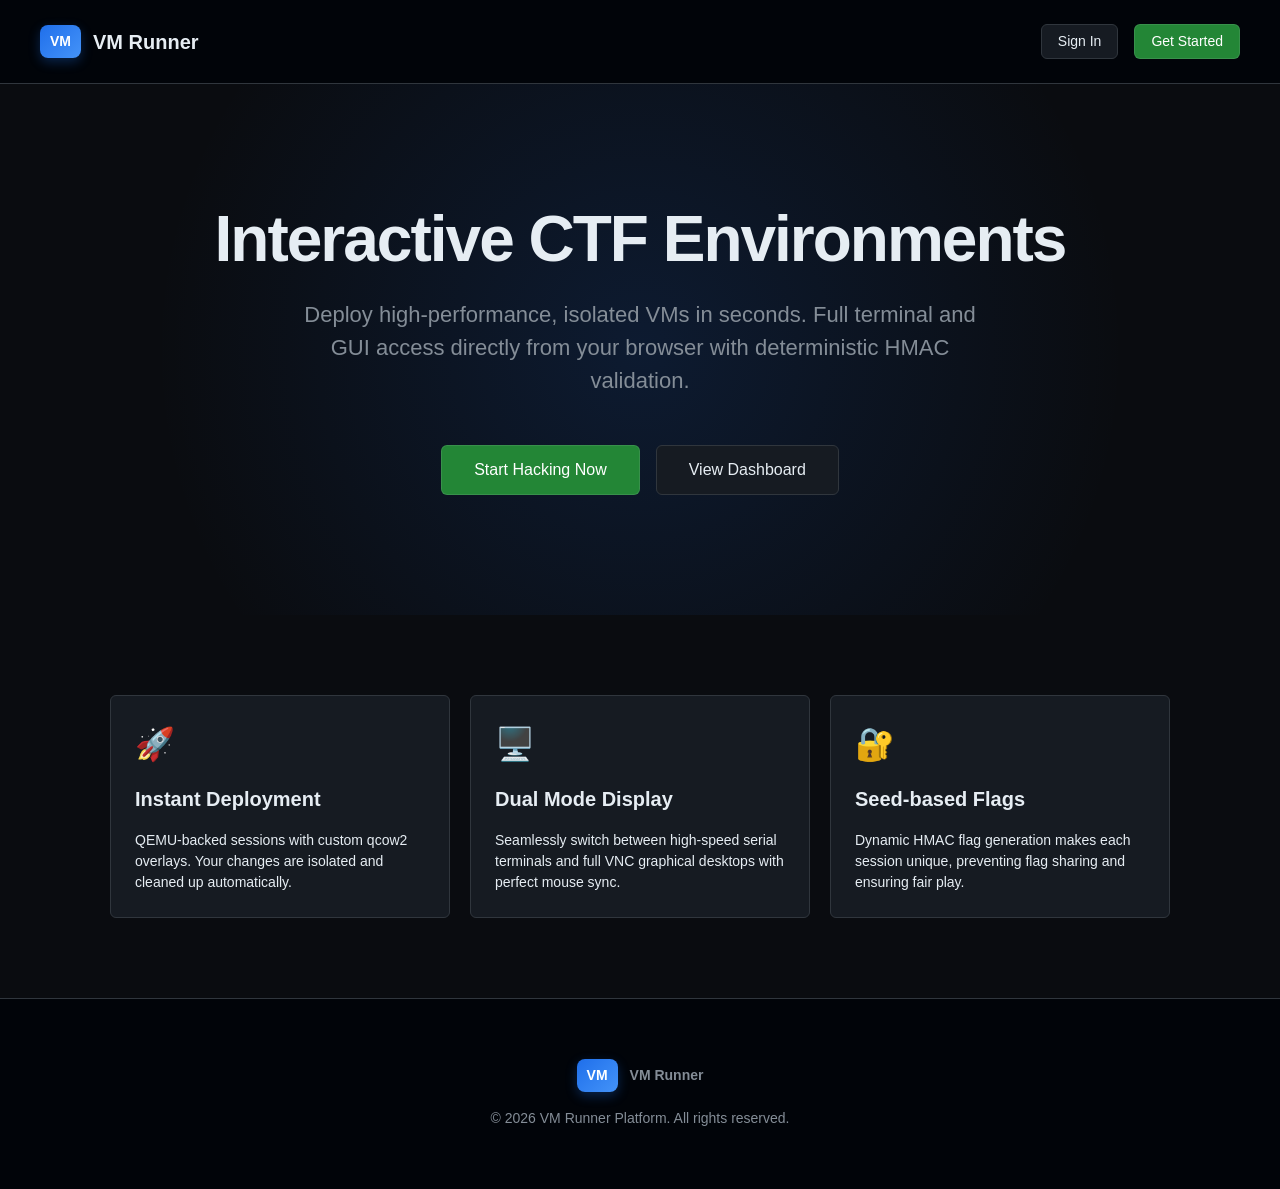
<file: web/landing/index.html>
<!doctype html>
<html lang="en">
<head>
  <meta charset="utf-8">
  <meta name="viewport" content="width=device-width,initial-scale=1">
  <title>VM Runner - Interactive CTF Platform</title>
  <link rel="stylesheet" href="../styles.css">
</head>
<body class="landing-shell">
  <header style="padding: 24px 40px; border-bottom: 1px solid var(--border-default); display: flex; justify-content: space-between; align-items: center; background: var(--bg-sidebar); position: sticky; top: 0; z-index: 10;">
    <div class="brand">
      <div class="brand-mark">VM</div>
      <h1 style="font-size: 20px;">VM Runner</h1>
    </div>
    <div class="btn-group">
      <a href="/login/" class="btn">Sign In</a>
      <a href="/register/" class="btn primary">Get Started</a>
    </div>
  </header>

  <main style="flex-grow: 1;">
    <section class="hero">
      <div class="container">
        <h1>Interactive CTF Environments</h1>
        <p>Deploy high-performance, isolated VMs in seconds. Full terminal and GUI access directly from your browser with deterministic HMAC validation.</p>
        <div class="btn-group">
          <a href="/register/" class="btn primary btn-large">Start Hacking Now</a>
          <a href="/login/" class="btn btn-large">View Dashboard</a>
        </div>
      </div>
    </section>

    <section class="container" style="padding: 80px 20px;">
      <div class="grid">
        <div class="card">
          <div style="font-size: 32px;">🚀</div>
          <h3 style="font-size: 20px;">Instant Deployment</h3>
          <p>QEMU-backed sessions with custom qcow2 overlays. Your changes are isolated and cleaned up automatically.</p>
        </div>
        <div class="card">
          <div style="font-size: 32px;">🖥️</div>
          <h3 style="font-size: 20px;">Dual Mode Display</h3>
          <p>Seamlessly switch between high-speed serial terminals and full VNC graphical desktops with perfect mouse sync.</p>
        </div>
        <div class="card">
          <div style="font-size: 32px;">🔐</div>
          <h3 style="font-size: 20px;">Seed-based Flags</h3>
          <p>Dynamic HMAC flag generation makes each session unique, preventing flag sharing and ensuring fair play.</p>
        </div>
      </div>
    </section>

    <footer style="text-align: center; padding: 60px 20px; border-top: 1px solid var(--border-default); color: var(--text-dim); background: var(--bg-sidebar);">
      <div class="container">
        <div class="brand" style="justify-content: center; margin-bottom: 16px;">
          <div class="brand-mark">VM</div>
          <span style="font-weight: 600;">VM Runner</span>
        </div>
        <p>&copy; 2026 VM Runner Platform. All rights reserved.</p>
      </div>
    </footer>
  </main>

  <script>
    if (localStorage.getItem('vmrunner_user')) {
      window.location.href = '/';
    }
  </script>
</body>
</html>
</file>
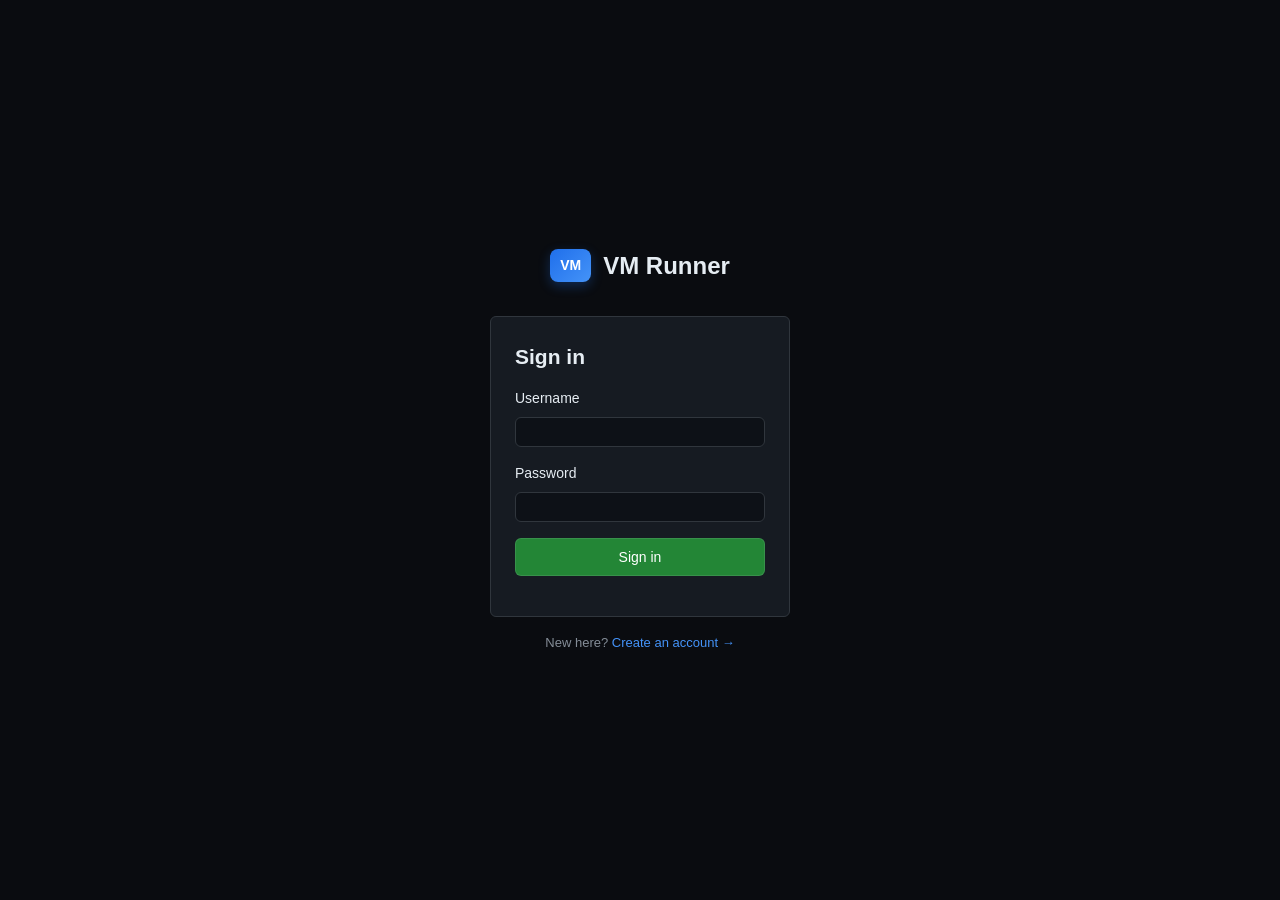
<file: web/login/index.html>
<!doctype html>
<html lang="en">
<head>
  <meta charset="utf-8">
  <meta name="viewport" content="width=device-width,initial-scale=1">
  <title>Login - VM Runner</title>
  <link rel="stylesheet" href="../styles.css">
</head>
<body class="shell" style="flex-direction: column; align-items: center; justify-content: center;">
  <div class="auth-container">
    <div class="brand" style="justify-content: center; margin-bottom: 32px;">
      <div class="brand-mark">VM</div>
      <h1 style="font-size: 24px;">VM Runner</h1>
    </div>
    <div class="auth-box">
      <h2 style="margin-bottom: 16px;">Sign in</h2>
      <form id="login-form" class="stack">
        <div class="form-group">
          <label>Username</label>
          <input type="text" id="username" required>
        </div>
        <div class="form-group">
          <label>Password</label>
          <input type="password" id="password" required>
        </div>
        <button type="submit" class="primary" style="width: 100%; justify-content: center; padding: 10px;">Sign in</button>
      </form>
      <p id="msg" style="margin-top: 16px; text-align: center; font-size: 13px;"></p>
    </div>
    <div class="auth-footer">
      New here? <a href="/register/">Create an account &rarr;</a>
    </div>
  </div>
  <script>
    document.getElementById('login-form').addEventListener('submit', async e => {
      e.preventDefault();
      const payload = {
        username: document.getElementById('username').value,
        password: document.getElementById('password').value
      };
      const resp = await fetch('/api/auth/login', {
        method: 'POST',
        headers: { 'Content-Type': 'application/json' },
        body: JSON.stringify(payload)
      });
      if (resp.ok) {
        const data = await resp.json();
        localStorage.setItem('vmrunner_user', JSON.stringify(data.user));
        localStorage.setItem('vmrunner_token', data.token);
        window.location.href = '/';
      } else {
        const err = await resp.text();
        document.getElementById('msg').className = 'danger';
        document.getElementById('msg').textContent = 'Error: ' + err;
      }
    });
  </script>
</body>
</html>
</file>
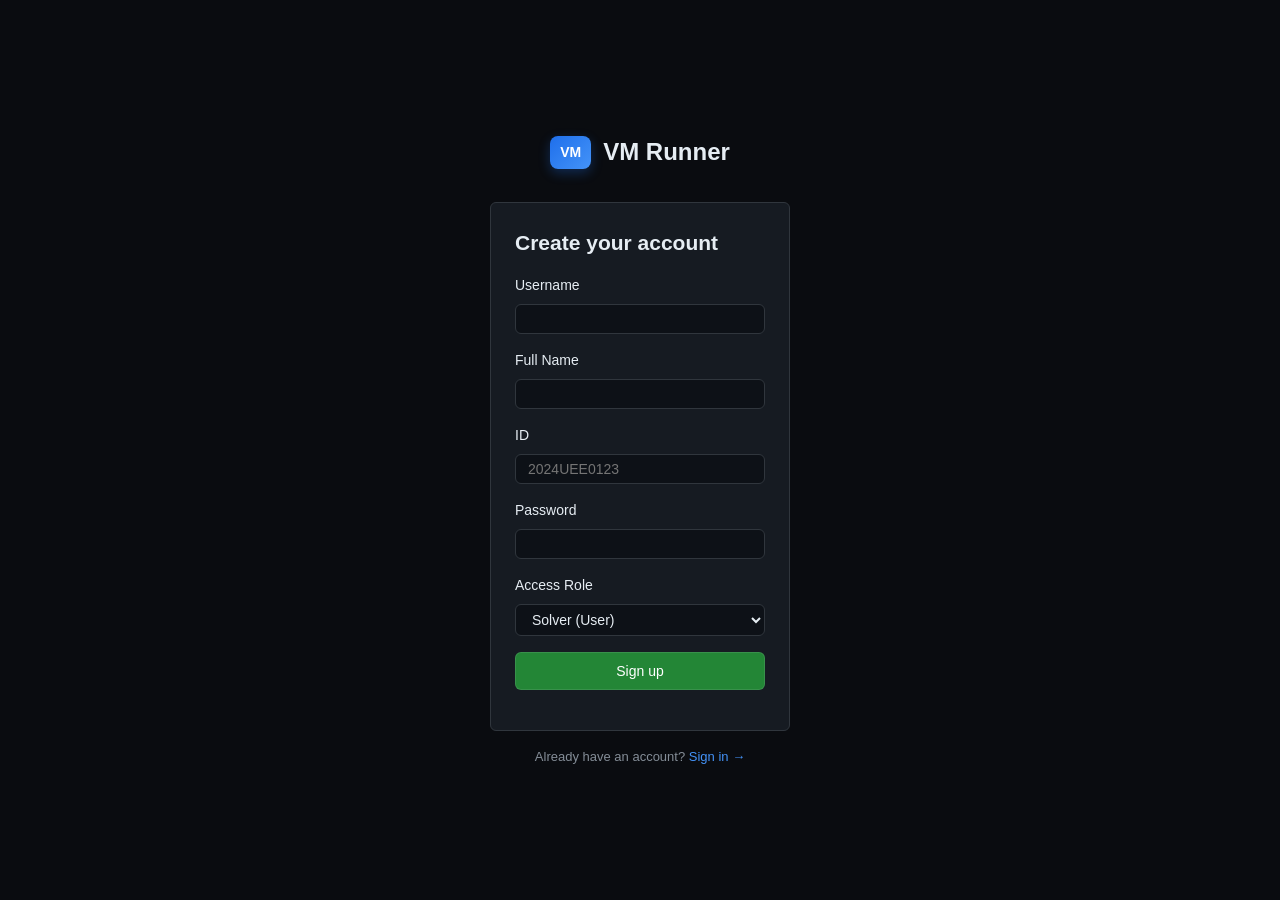
<file: web/register/index.html>
<!doctype html>
<html lang="en">
<head>
  <meta charset="utf-8">
  <meta name="viewport" content="width=device-width,initial-scale=1">
  <title>Register - VM Runner</title>
  <link rel="stylesheet" href="../styles.css">
</head>
<body class="shell" style="flex-direction: column; align-items: center; justify-content: center;">
  <div class="auth-container">
    <div class="brand" style="justify-content: center; margin-bottom: 32px;">
      <div class="brand-mark">VM</div>
      <h1 style="font-size: 24px;">VM Runner</h1>
    </div>
    <div class="auth-box">
      <h2 style="margin-bottom: 16px;">Create your account</h2>
      <form id="register-form" class="stack">
        <div class="form-group">
          <label>Username</label>
          <input type="text" id="username" required>
        </div>
        <div class="form-group">
          <label>Full Name</label>
          <input type="text" id="name" required>
        </div>
        <div class="form-group">
          <label>ID</label>
          <input type="text" id="external-id" required placeholder="2024UEE0123">
        </div>
        <div class="form-group">
          <label>Password</label>
          <input type="password" id="password" required>
        </div>
        <div class="form-group">
           <label>Access Role</label>
           <select id="role">
              <option value="user">Solver (User)</option>
              <option value="admin">Maker (Admin)</option>
           </select>
        </div>
        <button type="submit" class="primary" style="width: 100%; justify-content: center; padding: 10px;">Sign up</button>
      </form>
      <p id="msg" style="margin-top: 16px; text-align: center; font-size: 13px;"></p>
    </div>
    <div class="auth-footer">
      Already have an account? <a href="/login/">Sign in &rarr;</a>
    </div>
  </div>
  <script>
    document.getElementById('register-form').addEventListener('submit', async e => {
      e.preventDefault();
      const payload = {
        username: document.getElementById('username').value,
        name: document.getElementById('name').value,
        id: document.getElementById('external-id').value,
        password: document.getElementById('password').value,
        role: document.getElementById('role').value
      };
      const resp = await fetch('/api/auth/register', {
        method: 'POST',
        headers: { 'Content-Type': 'application/json' },
        body: JSON.stringify(payload)
      });
      if (resp.ok) {
        document.getElementById('msg').className = 'muted';
        document.getElementById('msg').textContent = 'Account created. Redirecting to login...';
        setTimeout(() => window.location.href = '/login/', 1500);
      } else {
        const err = await resp.text();
        document.getElementById('msg').className = 'danger';
        document.getElementById('msg').textContent = 'Error: ' + err;
      }
    });
  </script>
</body>
</html>
</file>
<file: web/styles.css>
.answer-disabled {
  background: rgba(35, 134, 54, 0.06) !important;
  border-color: rgba(35, 134, 54, 0.4) !important;
  color: var(--text-main) !important;
}

.feedback {
  margin-top: 10px;
  font-weight: 600;
  font-size: 14px;
}

.feedback.success {
  color: var(--color-primary);
  background: rgba(35, 134, 54, 0.14);
  border: 1px solid rgba(35, 134, 54, 0.45);
  padding: 10px 12px;
  border-radius: var(--radius-md);
}

.feedback.error {
  color: var(--color-danger);
  background: rgba(248, 81, 73, 0.14);
  border: 1px solid rgba(248, 81, 73, 0.45);
  padding: 10px 12px;
  border-radius: var(--radius-md);
}

.btn.answer-disabled {
  pointer-events: none;
  opacity: 0.9;
}

#toast-container {
  position: fixed;
  right: 24px;
  bottom: 24px;
  display: flex;
  flex-direction: column;
  gap: 10px;
  z-index: 2000;
}

.toast {
  background: var(--bg-card);
  border: 1px solid var(--border-default);
  color: var(--text-main);
  padding: 10px 14px;
  border-radius: var(--radius-md);
  box-shadow: 0 10px 30px rgba(0,0,0,0.3);
  opacity: 0;
  transform: translateY(8px);
  transition: opacity 0.2s ease, transform 0.2s ease;
  font-size: 13px;
}

.toast.show {
  opacity: 1;
  transform: translateY(0);
}

.toast.success {
  border-color: rgba(35, 134, 54, 0.6);
  color: #d6ffe0;
  background: rgba(35, 134, 54, 0.14);
}

.toast.error {
  border-color: rgba(248, 81, 73, 0.6);
  color: #ffd2cf;
}
:root {
  --bg-main: #0a0c10;
  --bg-sidebar: #010409;
  --bg-card: #161b22;
  --bg-input: #0d1117;
  --border-default: #30363d;
  --border-focus: #1f6feb;
  
  --text-main: #e6edf3;
  --text-dim: #848d97;
  --text-link: #4493f8;
  
  --color-primary: #238636;
  --color-primary-hover: #2ea043;
  --color-accent: #1f6feb;
  --color-danger: #f85149;
  --color-warning: #d29922;
  
  --shadow-sm: 0 1px 0 rgba(1,4,9,0.04);
  --radius-md: 6px;
  --radius-lg: 12px;
  
  --font-sans: -apple-system, BlinkMacSystemFont, "Segoe UI", "Noto Sans", Helvetica, Arial, sans-serif;
  --font-mono: ui-monospace, SFMono-Regular, "SF Mono", Menlo, Consolas, "Liberation Mono", monospace;
}

* {
  box-sizing: border-box;
  margin: 0;
  padding: 0;
}

body {
  background-color: var(--bg-main);
  color: var(--text-main);
  font-family: var(--font-sans);
  font-size: 14px;
  line-height: 1.5;
  height: 100vh;
  -webkit-font-smoothing: antialiased;
  overflow: hidden; /* Prevent body scroll, use workspace scroll */
}

h1, h2, h3, h4 { font-weight: 600; }

a { color: var(--text-link); text-decoration: none; transition: color 0.2s; }
a:hover { text-decoration: underline; }

button, .btn {
  background-color: var(--bg-card);
  border: 1px solid var(--border-default);
  border-radius: var(--radius-md);
  color: var(--text-main);
  cursor: pointer;
  font-family: inherit;
  font-size: 14px;
  font-weight: 500;
  padding: 6px 16px;
  transition: all 0.2s cubic-bezier(0.3, 0, 0.5, 1);
  display: inline-flex;
  align-items: center;
  justify-content: center;
  gap: 8px;
  text-decoration: none !important;
}

button:hover, .btn:hover { background-color: #21262d; border-color: #8b949e; }
button:active, .btn:active { background-color: #30363d; }

button.primary, .btn.primary {
  background-color: var(--color-primary);
  border-color: rgba(240, 246, 252, 0.1);
  color: #ffffff;
}
button.primary:hover, .btn.primary:hover { background-color: var(--color-primary-hover); }

button.danger, .btn.danger { color: var(--color-danger); }
button.danger:hover, .btn.danger:hover { background-color: var(--color-danger); color: #fff; border-color: var(--color-danger); }

input[type="text"], input[type="password"], input[type="number"], input[type="file"], textarea, select {
  background-color: var(--bg-input);
  border: 1px solid var(--border-default);
  border-radius: var(--radius-md);
  color: var(--text-main);
  font-family: inherit;
  font-size: 14px;
  padding: 6px 12px;
  width: 100%;
  transition: border-color 0.2s, box-shadow 0.2s;
}

input:focus {
  border-color: var(--border-focus);
  outline: none;
  box-shadow: 0 0 0 3px rgba(31, 111, 235, 0.25);
}

.shell { display: flex; height: 100vh; width: 100vw; }

.sidebar {
  background-color: var(--bg-sidebar);
  border-right: 1px solid var(--border-default);
  width: 260px;
  flex-shrink: 0;
  display: flex;
  flex-direction: column;
}

.sidebar-header { padding: 24px; border-bottom: 1px solid var(--border-default); }
.brand { display: flex; align-items: center; gap: 12px; }
.brand-mark {
  background: linear-gradient(135deg, #1f6feb 0%, #4493f8 100%);
  border-radius: 8px;
  color: #fff;
  font-weight: 800;
  padding: 6px 10px;
  box-shadow: 0 4px 12px rgba(31, 111, 235, 0.3);
}

.nav { padding: 12px; flex-grow: 1; display: flex; flex-direction: column; gap: 4px; overflow-y: auto; }
.nav-item {
  color: var(--text-main);
  padding: 8px 12px;
  border-radius: var(--radius-md);
  display: flex;
  align-items: center;
  gap: 12px;
  transition: background 0.2s;
  cursor: pointer;
}
.nav-item:hover { background-color: rgba(177, 186, 196, 0.12); text-decoration: none; }
.nav-item.active { background-color: rgba(31, 111, 235, 0.1); color: var(--text-link); font-weight: 600; }

.workspace { flex-grow: 1; overflow-y: auto; padding: 40px; display: flex; flex-direction: column; }
.container { max-width: 1100px; margin: 0 auto; width: 100%; }

.page-header { margin-bottom: 32px; display: flex; justify-content: space-between; align-items: center; }
.page-title h2 { font-size: 28px; letter-spacing: -0.5px; }
.muted { color: var(--text-dim); }

.grid { display: grid; grid-template-columns: repeat(auto-fill, minmax(320px, 1fr)); gap: 20px; }

.card {
  background-color: var(--bg-card);
  border: 1px solid var(--border-default);
  border-radius: var(--radius-md);
  padding: 24px;
  display: flex;
  flex-direction: column;
  gap: 16px;
  transition: transform 0.2s, border-color 0.2s;
}
.card:hover { border-color: #8b949e; transform: translateY(-2px); }

.pill {
  background-color: rgba(110, 118, 129, 0.1);
  border: 1px solid var(--border-default);
  border-radius: 2em;
  color: var(--text-dim);
  font-size: 12px;
  font-weight: 500;
  padding: 2px 10px;
}

.command-cell {
  font-family: var(--font-mono);
  white-space: pre-wrap;
  word-break: break-word;
  max-width: 420px;
}

.hidden { display: none !important; }

/* Landing Page Styles */
.landing-shell { display: flex; flex-direction: column; height: 100vh; overflow-y: auto; background-color: var(--bg-main); }
.hero {
  text-align: center;
  padding: 120px 20px;
  background: radial-gradient(circle at center, rgba(31, 111, 235, 0.15) 0%, transparent 70%);
}
.hero h1 { font-size: 64px; margin-bottom: 24px; letter-spacing: -2px; line-height: 1.1; }
.hero p { font-size: 22px; color: var(--text-dim); max-width: 700px; margin: 0 auto 48px; }

.btn-group { display: flex; gap: 16px; justify-content: center; align-items: center; }
.btn-large { padding: 12px 32px; font-size: 16px; height: auto; }

/* Auth forms */
.auth-container { width: 100%; max-width: 340px; margin: auto; padding: 20px; }
.auth-box { background-color: var(--bg-card); border: 1px solid var(--border-default); border-radius: var(--radius-md); padding: 24px; }
.auth-box label { display: block; margin-bottom: 8px; font-weight: 500; }
.auth-footer { margin-top: 16px; text-align: center; font-size: 13px; color: var(--text-dim); }

/* Session Layout */
.session-layout { display: grid; grid-template-columns: 380px 1fr; gap: 32px; flex-grow: 1; min-height: 0; }
.runtime-view { background: #000; border-radius: var(--radius-lg); border: 1px solid var(--border-default); overflow: hidden; height: 100%; box-shadow: 0 20px 50px rgba(0,0,0,0.5); }

.stack { display: flex; flex-direction: column; gap: 16px; }
</file>
